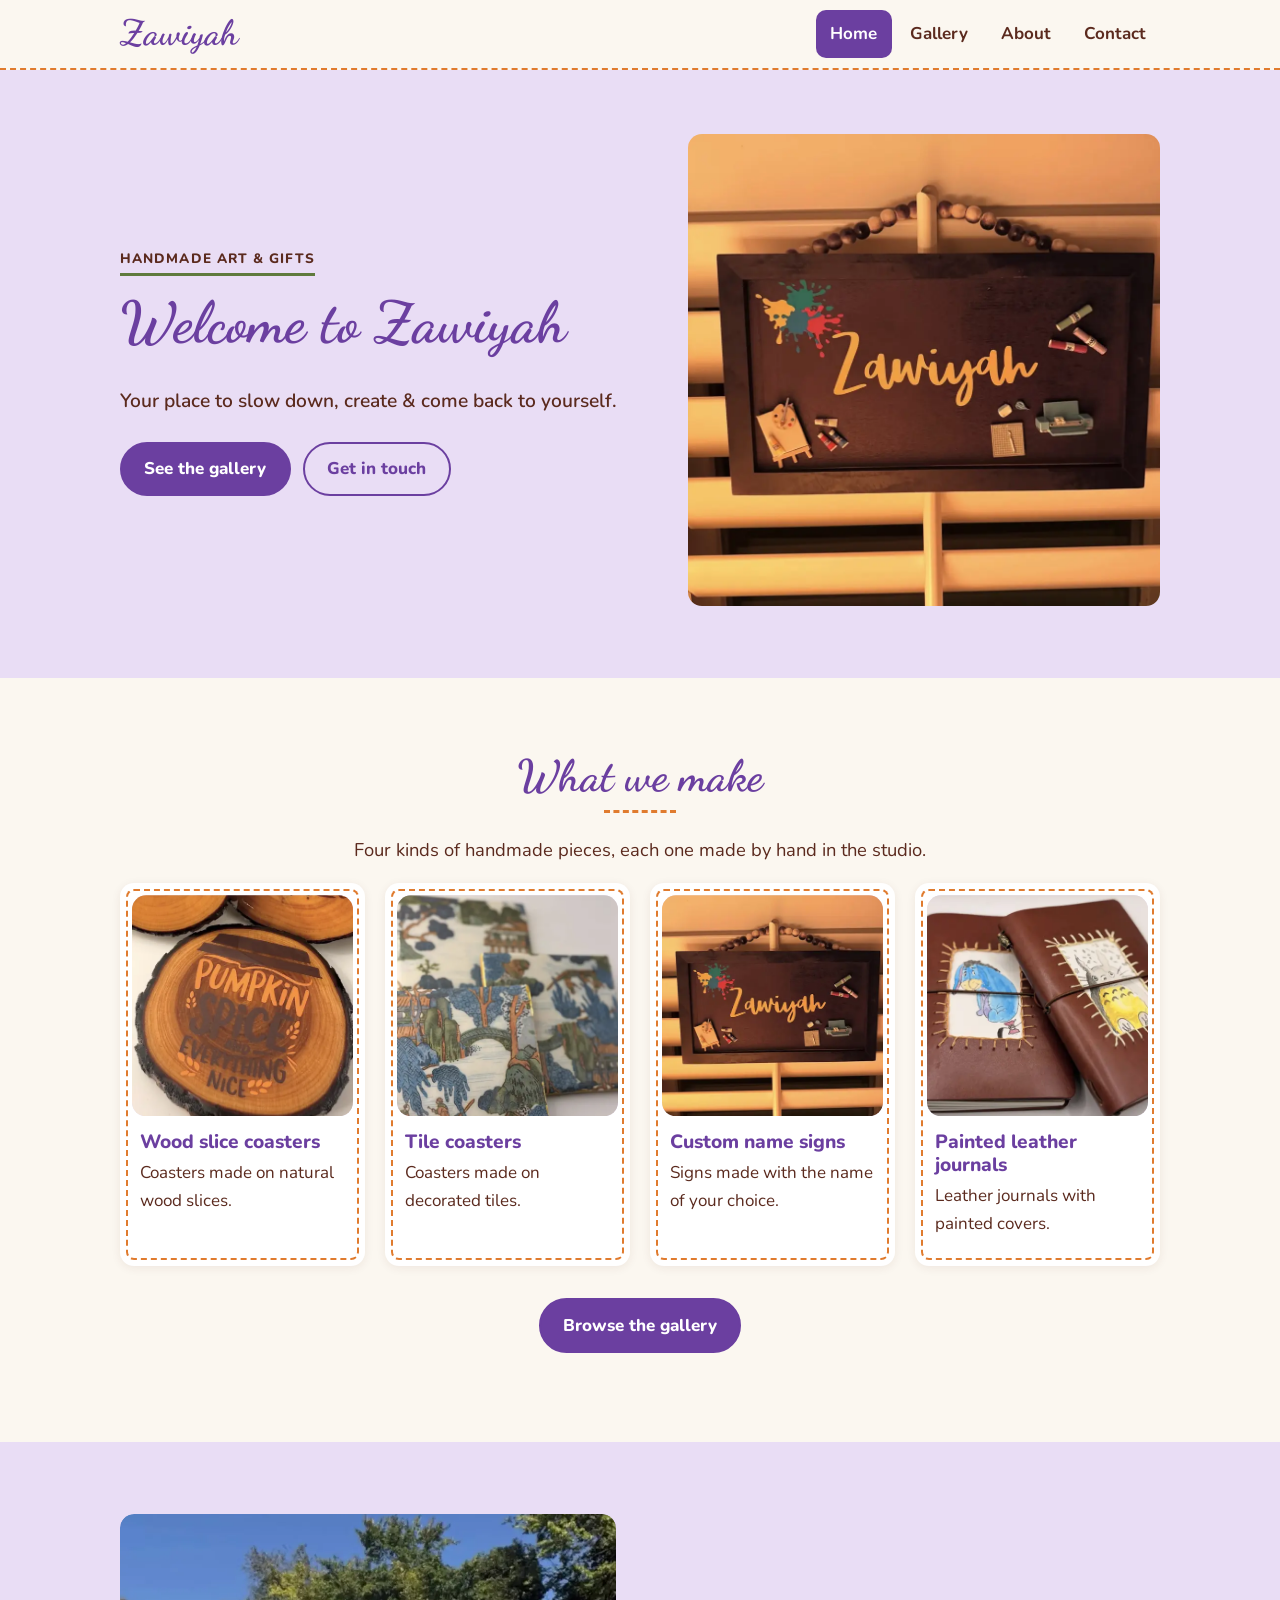
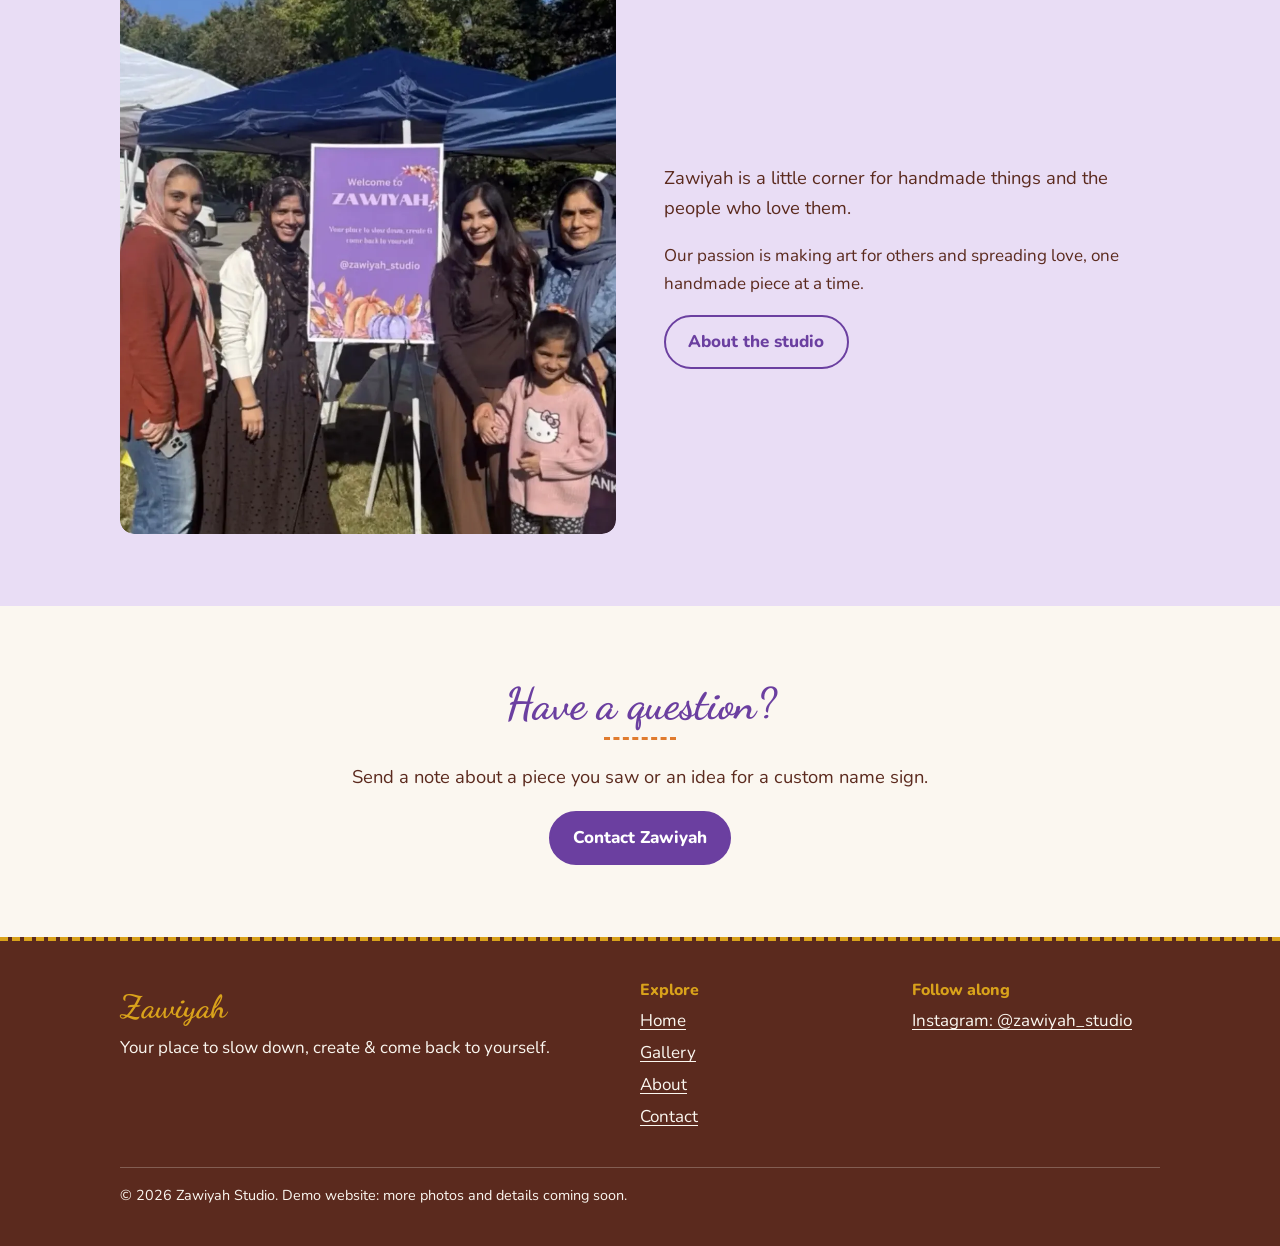
<file: index.html>
<!DOCTYPE html>
<html lang="en">
<head>
  <meta charset="utf-8">
  <meta name="viewport" content="width=device-width, initial-scale=1">
  <title>Zawiyah Studio | Handmade art and gifts</title>
  <meta name="description" content="Zawiyah is a handmade art and gifts studio. Your place to slow down, create &amp; come back to yourself.">
  <meta name="theme-color" content="#6B3FA0">
  <script>(function(d){d.classList.add("js");if("IntersectionObserver"in window&&!matchMedia("(prefers-reduced-motion: reduce)").matches){d.classList.add("motion");setTimeout(function(){if(!window.zwReveal)d.classList.remove("motion")},2500)}})(document.documentElement);</script>
  <link rel="preconnect" href="https://fonts.googleapis.com">
  <link rel="preconnect" href="https://fonts.gstatic.com" crossorigin>
  <link rel="stylesheet" href="https://fonts.googleapis.com/css2?family=Dancing+Script:wght@700&family=Nunito:wght@400;600;700;800&display=swap">
  <link rel="stylesheet" href="css/styles.css">
  <script src="js/main.js" defer></script>
</head>
<body>
  <a class="skip-link" href="#main">Skip to main content</a>

  <!-- ===== Shared header (keep identical on every page; only aria-current changes) ===== -->
  <header class="site-header">
    <div class="container header-inner">
      <a class="logo" href="index.html">Zawiyah<span class="visually-hidden"> Studio, home</span></a>
      <button class="nav-toggle" type="button" aria-expanded="false" aria-controls="site-nav">
        <span class="nav-toggle-icon" aria-hidden="true"></span>
        Menu
      </button>
      <nav class="site-nav" id="site-nav" aria-label="Main">
        <ul>
          <li><a href="index.html" aria-current="page">Home</a></li>
          <li><a href="gallery.html">Gallery</a></li>
          <li><a href="about.html">About</a></li>
          <li><a href="contact.html">Contact</a></li>
        </ul>
      </nav>
    </div>
  </header>

  <main id="main">
    <!-- Hero -->
    <section class="hero" aria-labelledby="hero-title">
      <div class="container hero-grid">
        <div>
          <p class="eyebrow">Handmade art &amp; gifts</p>
          <h1 id="hero-title">Welcome to Zawiyah</h1>
          <p class="tagline">Your place to slow down, create &amp; come back to yourself.</p>
          <div class="btn-row">
            <a class="btn btn--primary" href="gallery.html">See the gallery</a>
            <a class="btn btn--ghost" href="contact.html">Get in touch</a>
          </div>
        </div>
        <div class="photo-frame photo-frame--square"><img class="photo" src="images/name-sign-960.webp" srcset="images/name-sign-480.webp 480w, images/name-sign-960.webp 960w" sizes="(min-width: 56em) 45vw, 100vw" width="960" height="1281" alt="Dark wooden sign reading Zawiyah in yellow script, with paint splashes, a tiny easel, paint tubes, markers and a mini cutting machine, hung from a strand of wooden beads" fetchpriority="high" decoding="async"></div>
      </div>
    </section>

    <!-- What we make -->
    <section class="section" aria-labelledby="make-title">
      <div class="container">
        <h2 data-reveal id="make-title" class="center">What we make</h2>
        <p data-reveal class="lead center">Four kinds of handmade pieces, each one made by hand in the studio.</p>
        <ul class="card-grid card-grid--4">
          <li data-reveal class="card">
            <div data-reveal="zoom" class="photo-frame photo-frame--square"><img class="photo" src="images/wood-coaster-pumpkin-spice-960.webp" srcset="images/wood-coaster-pumpkin-spice-480.webp 480w, images/wood-coaster-pumpkin-spice-960.webp 875w" sizes="(min-width: 64em) 25vw, (min-width: 40em) 50vw, 100vw" width="875" height="885" alt="Round wood slice coaster with a glossy finish, reading Pumpkin Spice and Everything Nice in orange and brown lettering" loading="lazy" decoding="async"></div>
            <div class="card-body">
              <h3>Wood slice coasters</h3>
              <p>Coasters made on natural wood slices.</p>
            </div>
          </li>
          <li data-reveal class="card">
            <div data-reveal="zoom" class="photo-frame photo-frame--square"><img class="photo" src="images/tile-coasters-960.webp" srcset="images/tile-coasters-480.webp 480w, images/tile-coasters-960.webp 960w" sizes="(min-width: 64em) 25vw, (min-width: 40em) 50vw, 100vw" width="960" height="1428" alt="Square tile coasters printed with blue, green and orange landscape scenes of trees, bridges and boats, with gold edges" loading="lazy" decoding="async"></div>
            <div class="card-body">
              <h3>Tile coasters</h3>
              <p>Coasters made on decorated tiles.</p>
            </div>
          </li>
          <li data-reveal class="card">
            <div data-reveal="zoom" class="photo-frame photo-frame--square"><img class="photo" src="images/name-sign-960.webp" srcset="images/name-sign-480.webp 480w, images/name-sign-960.webp 960w" sizes="(min-width: 64em) 25vw, (min-width: 40em) 50vw, 100vw" width="960" height="1281" alt="Dark wooden sign reading Zawiyah in yellow script, with paint splashes, a tiny easel, paint tubes, markers and a mini cutting machine, hung from a strand of wooden beads" loading="lazy" decoding="async"></div>
            <div class="card-body">
              <h3>Custom name signs</h3>
              <p>Signs made with the name of your choice.</p>
            </div>
          </li>
          <li data-reveal class="card">
            <div data-reveal="zoom" class="photo-frame photo-frame--square"><img class="photo" src="images/journals-960.webp" srcset="images/journals-480.webp 480w, images/journals-960.webp 960w" sizes="(min-width: 64em) 25vw, (min-width: 40em) 50vw, 100vw" width="960" height="1305" alt="Two brown leather journals with stitched frames around watercolor paintings of Eeyore and Totoro" loading="lazy" decoding="async"></div>
            <div class="card-body">
              <h3>Painted leather journals</h3>
              <p>Leather journals with painted covers.</p>
            </div>
          </li>
        </ul>
        <p data-reveal class="center more-link"><a class="btn btn--primary" href="gallery.html">Browse the gallery</a></p>
      </div>
    </section>

    <!-- Slow down strip -->
    <section class="section section--lavender" aria-labelledby="slow-title">
      <div class="container split">
        <div data-reveal="zoom" class="photo-frame photo-frame--portrait"><img class="photo photo--booth" src="images/market-booth-960.webp" srcset="images/market-booth-480.webp 480w, images/market-booth-960.webp 960w" sizes="(min-width: 56em) 45vw, 100vw" width="960" height="1780" alt="Five people, including a child, smiling beside a purple Welcome to Zawiyah sign under blue market tents on a sunny day" loading="lazy" decoding="async"></div>
        <div data-reveal="right">
          <h2 data-reveal id="slow-title">Slow down. Create.</h2>
          <p data-reveal class="lead">Zawiyah is a little corner for handmade things and the people who love them.</p>
          <p>Our passion is making art for others and spreading love, one handmade piece at a time.</p>
          <a class="btn btn--ghost" href="about.html">About the studio</a>
        </div>
      </div>
    </section>

    <!-- Call to action -->
    <section class="section" aria-labelledby="cta-title">
      <div class="container center">
        <h2 data-reveal id="cta-title">Have a question?</h2>
        <p data-reveal class="lead">Send a note about a piece you saw or an idea for a custom name sign.</p>
        <a data-reveal class="btn btn--primary" href="contact.html">Contact Zawiyah</a>
      </div>
    </section>
  </main>

  <!-- ===== Shared footer (keep identical on every page) ===== -->
  <footer class="site-footer">
    <div class="container">
      <div class="footer-grid">
        <div>
          <p class="footer-logo">Zawiyah</p>
          <p>Your place to slow down, create &amp; come back to yourself.</p>
        </div>
        <nav aria-label="Footer">
          <h2 class="footer-heading">Explore</h2>
          <ul class="footer-links">
            <li><a href="index.html">Home</a></li>
            <li><a href="gallery.html">Gallery</a></li>
            <li><a href="about.html">About</a></li>
            <li><a href="contact.html">Contact</a></li>
          </ul>
        </nav>
        <div>
          <h2 class="footer-heading">Follow along</h2>
          <ul class="footer-links">
            <li><a href="https://www.instagram.com/zawiyah_studio/" rel="noopener">Instagram: @zawiyah_studio</a></li>
          </ul>
        </div>
      </div>
      <p class="footer-small">&copy; <span id="year">2026</span> Zawiyah Studio. Demo website: more photos and details coming soon.</p>
    </div>
  </footer>
</body>
</html>
</file>
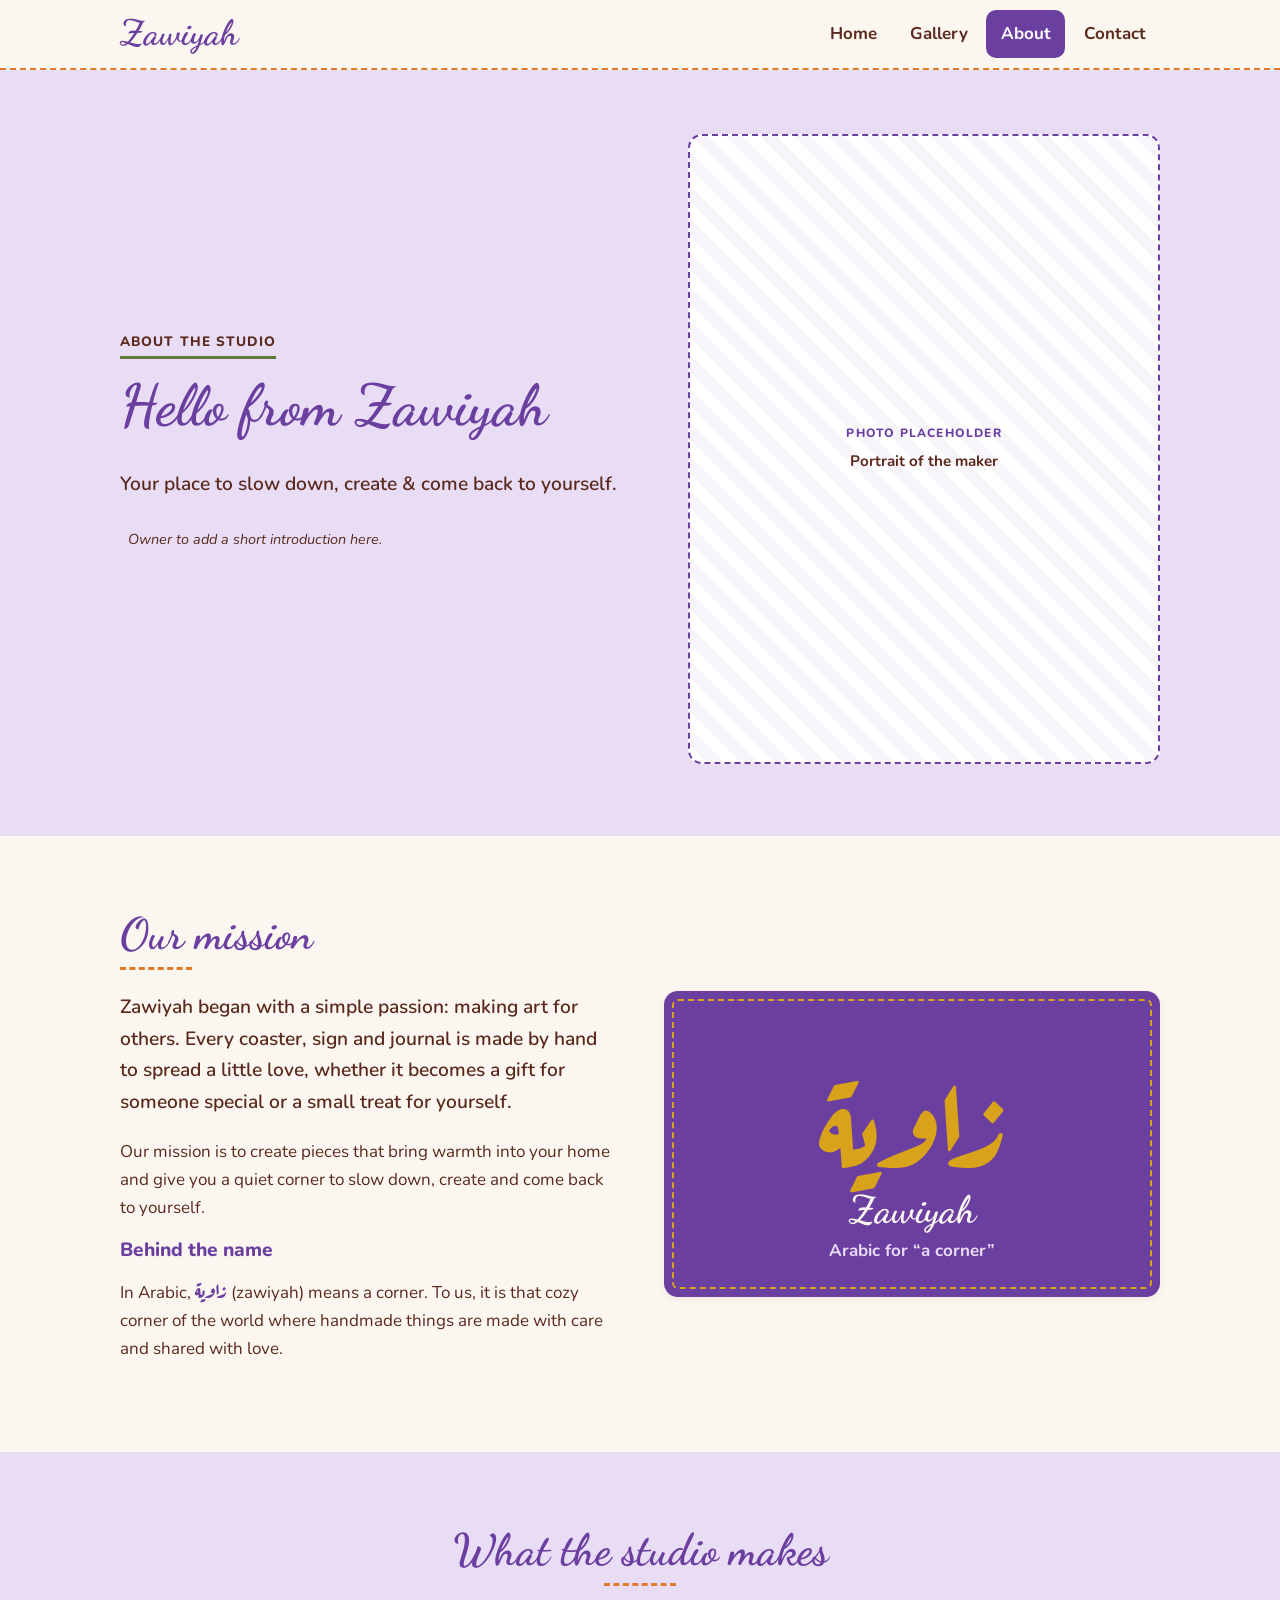
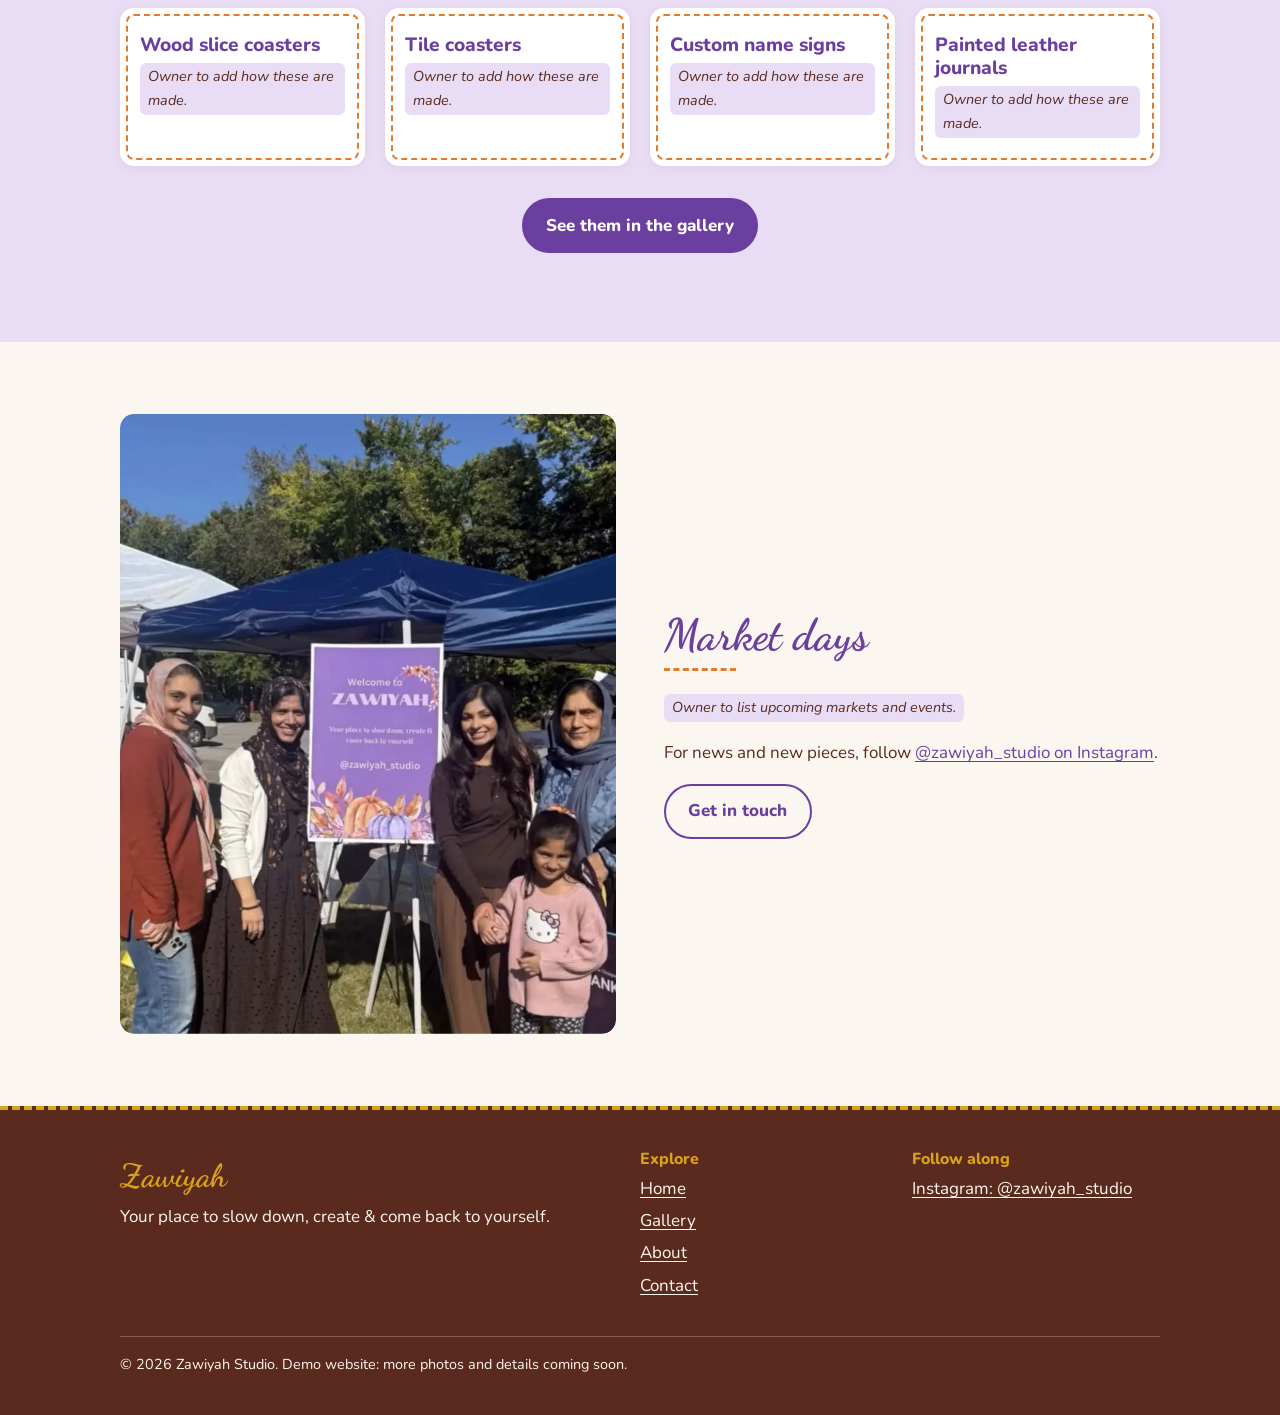
<file: about.html>
<!DOCTYPE html>
<html lang="en">
<head>
  <meta charset="utf-8">
  <meta name="viewport" content="width=device-width, initial-scale=1">
  <title>About | Zawiyah Studio</title>
  <meta name="description" content="About Zawiyah Studio, a handmade art and gifts studio.">
  <meta name="theme-color" content="#6B3FA0">
  <script>(function(d){d.classList.add("js");if("IntersectionObserver"in window&&!matchMedia("(prefers-reduced-motion: reduce)").matches){d.classList.add("motion");setTimeout(function(){if(!window.zwReveal)d.classList.remove("motion")},2500)}})(document.documentElement);</script>
  <link rel="preconnect" href="https://fonts.googleapis.com">
  <link rel="preconnect" href="https://fonts.gstatic.com" crossorigin>
  <link rel="stylesheet" href="https://fonts.googleapis.com/css2?family=Dancing+Script:wght@700&family=Nunito:wght@400;600;700;800&display=swap">
  <link rel="stylesheet" href="https://fonts.googleapis.com/css2?family=Aref+Ruqaa:wght@700&amp;text=%D8%B2%D8%A7%D9%88%D9%8A%D8%A9&amp;display=swap">
  <link rel="stylesheet" href="css/styles.css">
  <script src="js/main.js" defer></script>
</head>
<body>
  <a class="skip-link" href="#main">Skip to main content</a>

  <!-- ===== Shared header (keep identical on every page; only aria-current changes) ===== -->
  <header class="site-header">
    <div class="container header-inner">
      <a class="logo" href="index.html">Zawiyah<span class="visually-hidden"> Studio, home</span></a>
      <button class="nav-toggle" type="button" aria-expanded="false" aria-controls="site-nav">
        <span class="nav-toggle-icon" aria-hidden="true"></span>
        Menu
      </button>
      <nav class="site-nav" id="site-nav" aria-label="Main">
        <ul>
          <li><a href="index.html">Home</a></li>
          <li><a href="gallery.html">Gallery</a></li>
          <li><a href="about.html" aria-current="page">About</a></li>
          <li><a href="contact.html">Contact</a></li>
        </ul>
      </nav>
    </div>
  </header>

  <main id="main">
    <section class="hero" aria-labelledby="page-title">
      <div class="container hero-grid">
        <div>
          <p class="eyebrow">About the studio</p>
          <h1 id="page-title">Hello from Zawiyah</h1>
          <p class="tagline">Your place to slow down, create &amp; come back to yourself.</p>
          <p><span class="todo">Owner to add a short introduction here.</span></p>
        </div>
        <div class="ph ph--tall" role="img" aria-label="Photo placeholder: portrait of the maker in the studio">
          <span class="ph-tag" aria-hidden="true">Photo placeholder</span>
          <span class="ph-label" aria-hidden="true">Portrait of the maker</span>
        </div>
      </div>
    </section>

    <section class="section" aria-labelledby="story-title">
      <div class="container split">
        <div data-reveal="left">
          <h2 data-reveal id="story-title">Our mission</h2>
          <p class="mission">Zawiyah began with a simple passion: making art for others. Every coaster, sign and journal is made by hand to spread a little love, whether it becomes a gift for someone special or a small treat for yourself.</p>
          <p>Our mission is to create pieces that bring warmth into your home and give you a quiet corner to slow down, create and come back to yourself.</p>
          <h3>Behind the name</h3>
          <p>In Arabic, <span class="ar" lang="ar" dir="rtl">زاوية</span> (zawiyah) means a corner. To us, it is that cozy corner of the world where handmade things are made with care and shared with love.</p>
        </div>
        <figure data-reveal="right" class="name-panel">
          <p class="name-panel-ar" lang="ar" dir="rtl">زاوية</p>
          <p class="name-panel-en">Zawiyah</p>
          <figcaption>Arabic for &ldquo;a corner&rdquo;</figcaption>
        </figure>
      </div>
    </section>

    <section class="section section--lavender" aria-labelledby="craft-title">
      <div class="container">
        <h2 data-reveal id="craft-title" class="center">What the studio makes</h2>
        <ul class="card-grid card-grid--4">
          <li data-reveal class="card"><div class="card-body"><h3>Wood slice coasters</h3><p><span class="todo">Owner to add how these are made.</span></p></div></li>
          <li data-reveal class="card"><div class="card-body"><h3>Tile coasters</h3><p><span class="todo">Owner to add how these are made.</span></p></div></li>
          <li data-reveal class="card"><div class="card-body"><h3>Custom name signs</h3><p><span class="todo">Owner to add how these are made.</span></p></div></li>
          <li data-reveal class="card"><div class="card-body"><h3>Painted leather journals</h3><p><span class="todo">Owner to add how these are made.</span></p></div></li>
        </ul>
        <p data-reveal class="center more-link"><a class="btn btn--primary" href="gallery.html">See them in the gallery</a></p>
      </div>
    </section>

    <section class="section" aria-labelledby="market-title">
      <div class="container split">
        <div data-reveal="zoom" class="photo-frame photo-frame--portrait"><img class="photo photo--booth" src="images/market-booth-960.webp" srcset="images/market-booth-480.webp 480w, images/market-booth-960.webp 960w" sizes="(min-width: 56em) 45vw, 100vw" width="960" height="1780" alt="Five people, including a child, smiling beside a purple Welcome to Zawiyah sign under blue market tents on a sunny day" loading="lazy" decoding="async"></div>
        <div data-reveal="right">
          <h2 data-reveal id="market-title">Market days</h2>
          <p><span class="todo">Owner to list upcoming markets and events.</span></p>
          <p>For news and new pieces, follow <a href="https://www.instagram.com/zawiyah_studio/" rel="noopener">@zawiyah_studio on Instagram</a>.</p>
          <a class="btn btn--ghost" href="contact.html">Get in touch</a>
        </div>
      </div>
    </section>
  </main>

  <!-- ===== Shared footer (keep identical on every page) ===== -->
  <footer class="site-footer">
    <div class="container">
      <div class="footer-grid">
        <div>
          <p class="footer-logo">Zawiyah</p>
          <p>Your place to slow down, create &amp; come back to yourself.</p>
        </div>
        <nav aria-label="Footer">
          <h2 class="footer-heading">Explore</h2>
          <ul class="footer-links">
            <li><a href="index.html">Home</a></li>
            <li><a href="gallery.html">Gallery</a></li>
            <li><a href="about.html">About</a></li>
            <li><a href="contact.html">Contact</a></li>
          </ul>
        </nav>
        <div>
          <h2 class="footer-heading">Follow along</h2>
          <ul class="footer-links">
            <li><a href="https://www.instagram.com/zawiyah_studio/" rel="noopener">Instagram: @zawiyah_studio</a></li>
          </ul>
        </div>
      </div>
      <p class="footer-small">&copy; <span id="year">2026</span> Zawiyah Studio. Demo website: more photos and details coming soon.</p>
    </div>
  </footer>
</body>
</html>
</file>
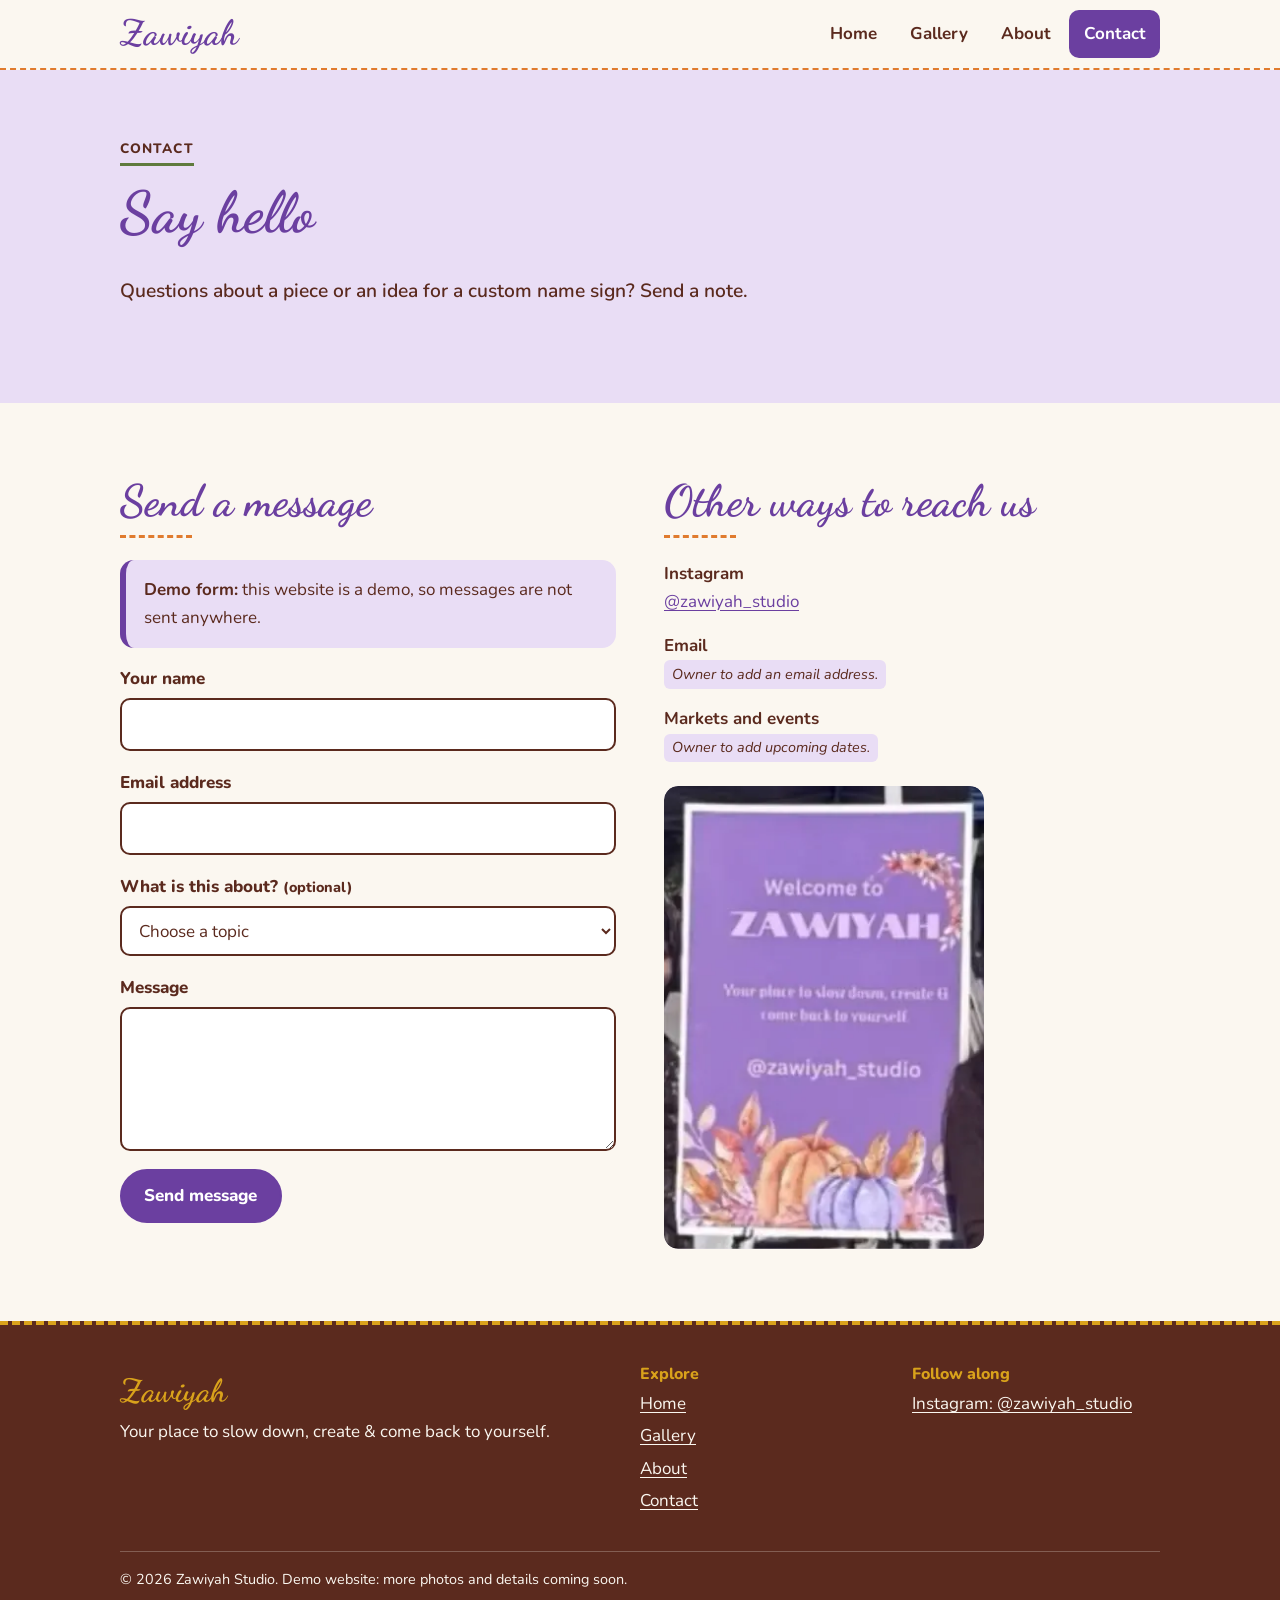
<file: contact.html>
<!DOCTYPE html>
<html lang="en">
<head>
  <meta charset="utf-8">
  <meta name="viewport" content="width=device-width, initial-scale=1">
  <title>Contact | Zawiyah Studio</title>
  <meta name="description" content="Get in touch with Zawiyah Studio about handmade coasters, name signs and painted leather journals.">
  <meta name="theme-color" content="#6B3FA0">
  <script>(function(d){d.classList.add("js");if("IntersectionObserver"in window&&!matchMedia("(prefers-reduced-motion: reduce)").matches){d.classList.add("motion");setTimeout(function(){if(!window.zwReveal)d.classList.remove("motion")},2500)}})(document.documentElement);</script>
  <link rel="preconnect" href="https://fonts.googleapis.com">
  <link rel="preconnect" href="https://fonts.gstatic.com" crossorigin>
  <link rel="stylesheet" href="https://fonts.googleapis.com/css2?family=Dancing+Script:wght@700&family=Nunito:wght@400;600;700;800&display=swap">
  <link rel="stylesheet" href="css/styles.css">
  <script src="js/main.js" defer></script>
</head>
<body>
  <a class="skip-link" href="#main">Skip to main content</a>

  <!-- ===== Shared header (keep identical on every page; only aria-current changes) ===== -->
  <header class="site-header">
    <div class="container header-inner">
      <a class="logo" href="index.html">Zawiyah<span class="visually-hidden"> Studio, home</span></a>
      <button class="nav-toggle" type="button" aria-expanded="false" aria-controls="site-nav">
        <span class="nav-toggle-icon" aria-hidden="true"></span>
        Menu
      </button>
      <nav class="site-nav" id="site-nav" aria-label="Main">
        <ul>
          <li><a href="index.html">Home</a></li>
          <li><a href="gallery.html">Gallery</a></li>
          <li><a href="about.html">About</a></li>
          <li><a href="contact.html" aria-current="page">Contact</a></li>
        </ul>
      </nav>
    </div>
  </header>

  <main id="main">
    <section class="hero" aria-labelledby="page-title">
      <div class="container">
        <p class="eyebrow">Contact</p>
        <h1 id="page-title">Say hello</h1>
        <p class="tagline">Questions about a piece or an idea for a custom name sign? Send a note.</p>
      </div>
    </section>

    <section class="section" aria-labelledby="form-title">
      <div class="container split split--top">
        <div data-reveal="left">
          <h2 data-reveal id="form-title">Send a message</h2>
          <p class="notice"><strong>Demo form:</strong> this website is a demo, so messages are not sent anywhere.</p>

          <form class="form" id="contact-form" action="#">
            <div class="field">
              <label for="name">Your name</label>
              <input id="name" name="name" type="text" autocomplete="name" required aria-describedby="name-error">
              <p class="error" id="name-error"></p>
            </div>

            <div class="field">
              <label for="email">Email address</label>
              <input id="email" name="email" type="email" autocomplete="email" required aria-describedby="email-error">
              <p class="error" id="email-error"></p>
            </div>

            <div class="field">
              <label for="topic">What is this about? <span class="hint">(optional)</span></label>
              <select id="topic" name="topic">
                <option value="">Choose a topic</option>
                <option>Wood slice coasters</option>
                <option>Tile coasters</option>
                <option>Custom name signs</option>
                <option>Painted leather journals</option>
                <option>Something else</option>
              </select>
            </div>

            <div class="field">
              <label for="message">Message</label>
              <textarea id="message" name="message" required aria-describedby="message-error"></textarea>
              <p class="error" id="message-error"></p>
            </div>

            <div>
              <button class="btn btn--primary" type="submit">Send message</button>
            </div>

            <div class="form-result" id="form-result" role="status" tabindex="-1"></div>
          </form>
        </div>

        <div data-reveal="right">
          <h2 data-reveal>Other ways to reach us</h2>
          <ul class="contact-list">
            <li>
              <strong>Instagram</strong><br>
              <a href="https://www.instagram.com/zawiyah_studio/" rel="noopener">@zawiyah_studio</a>
            </li>
            <li>
              <strong>Email</strong><br>
              <span class="todo">Owner to add an email address.</span>
            </li>
            <li>
              <strong>Markets and events</strong><br>
              <span class="todo">Owner to add upcoming dates.</span>
            </li>
          </ul>
          <div data-reveal="zoom" class="photo-frame photo-frame--natural photo-frame--small"><img class="photo" src="images/welcome-sign.webp" width="325" height="470" alt="Purple sign reading Welcome to Zawiyah, your place to slow down, create and come back to yourself, @zawiyah_studio, decorated with autumn leaves and pumpkins" loading="lazy" decoding="async"></div>
        </div>
      </div>
    </section>
  </main>

  <!-- ===== Shared footer (keep identical on every page) ===== -->
  <footer class="site-footer">
    <div class="container">
      <div class="footer-grid">
        <div>
          <p class="footer-logo">Zawiyah</p>
          <p>Your place to slow down, create &amp; come back to yourself.</p>
        </div>
        <nav aria-label="Footer">
          <h2 class="footer-heading">Explore</h2>
          <ul class="footer-links">
            <li><a href="index.html">Home</a></li>
            <li><a href="gallery.html">Gallery</a></li>
            <li><a href="about.html">About</a></li>
            <li><a href="contact.html">Contact</a></li>
          </ul>
        </nav>
        <div>
          <h2 class="footer-heading">Follow along</h2>
          <ul class="footer-links">
            <li><a href="https://www.instagram.com/zawiyah_studio/" rel="noopener">Instagram: @zawiyah_studio</a></li>
          </ul>
        </div>
      </div>
      <p class="footer-small">&copy; <span id="year">2026</span> Zawiyah Studio. Demo website: more photos and details coming soon.</p>
    </div>
  </footer>
</body>
</html>
</file>
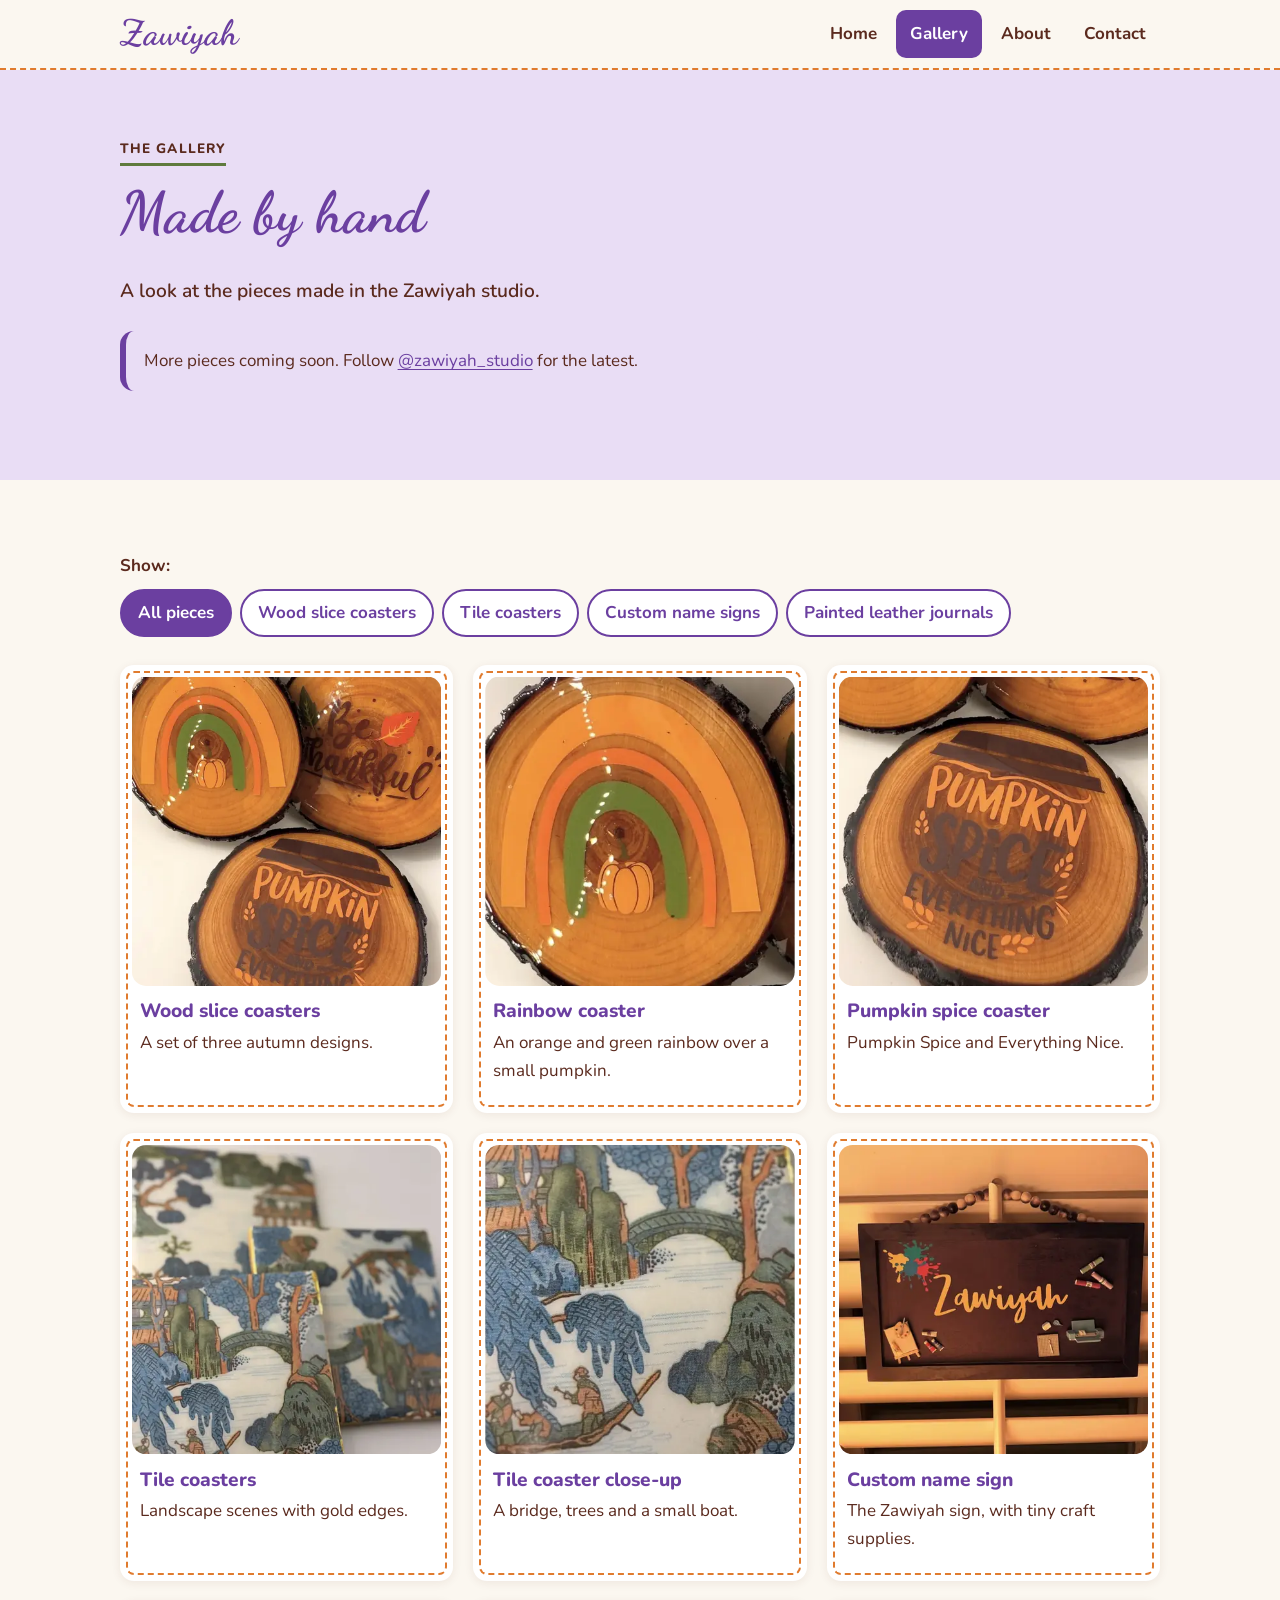
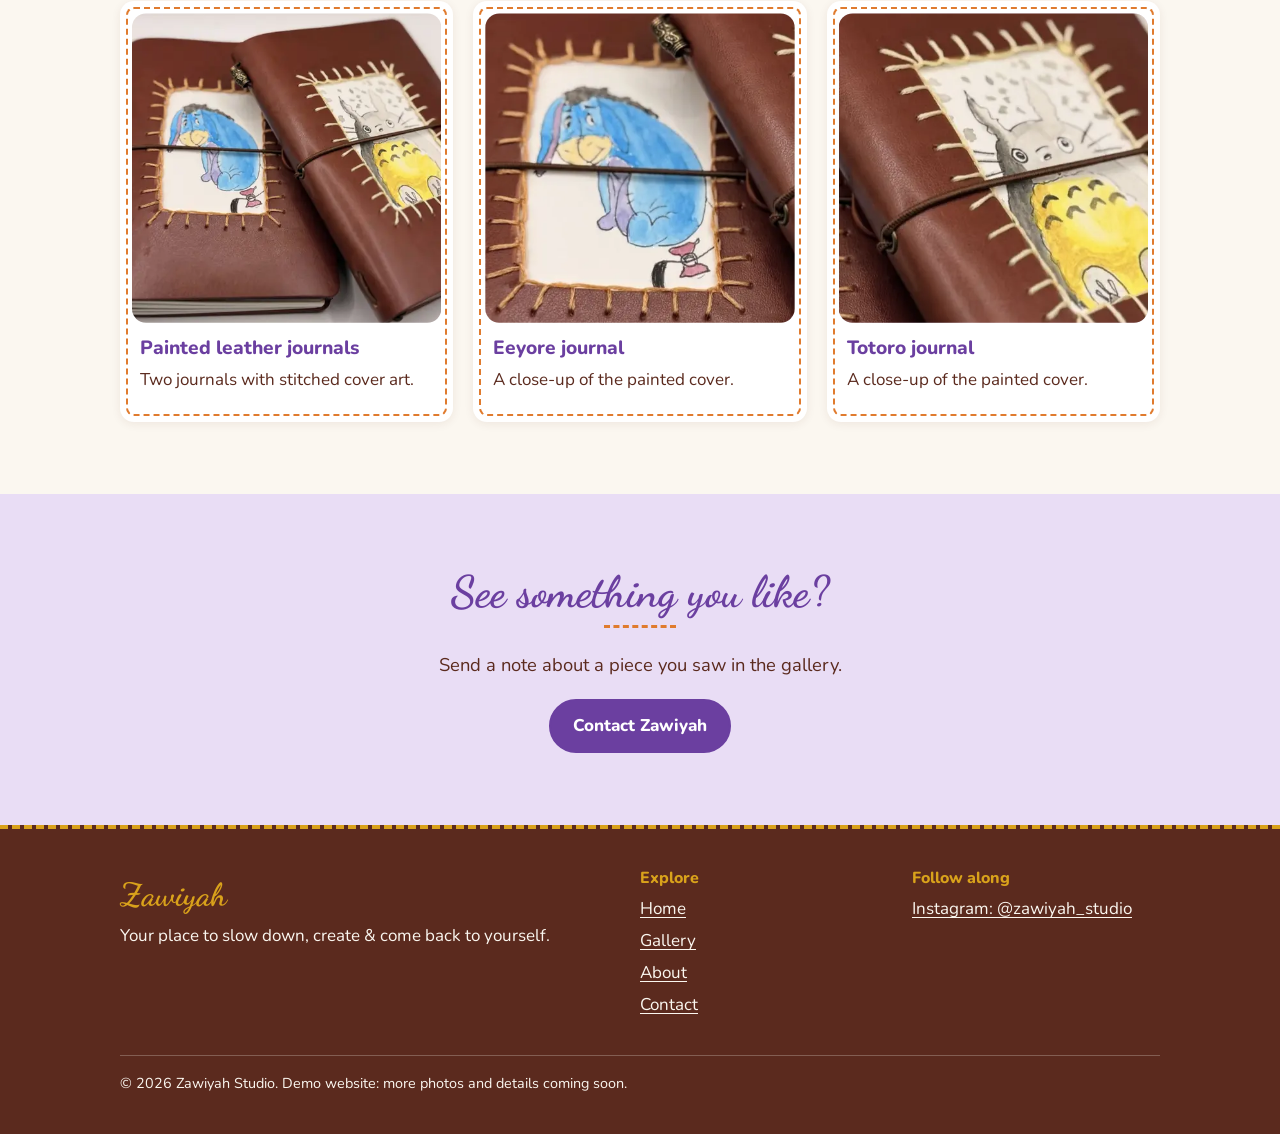
<file: gallery.html>
<!DOCTYPE html>
<html lang="en">
<head>
  <meta charset="utf-8">
  <meta name="viewport" content="width=device-width, initial-scale=1">
  <title>Gallery | Zawiyah Studio</title>
  <meta name="description" content="Browse handmade wood slice coasters, tile coasters, custom name signs and painted leather journals from Zawiyah Studio.">
  <meta name="theme-color" content="#6B3FA0">
  <script>(function(d){d.classList.add("js");if("IntersectionObserver"in window&&!matchMedia("(prefers-reduced-motion: reduce)").matches){d.classList.add("motion");setTimeout(function(){if(!window.zwReveal)d.classList.remove("motion")},2500)}})(document.documentElement);</script>
  <link rel="preconnect" href="https://fonts.googleapis.com">
  <link rel="preconnect" href="https://fonts.gstatic.com" crossorigin>
  <link rel="stylesheet" href="https://fonts.googleapis.com/css2?family=Dancing+Script:wght@700&family=Nunito:wght@400;600;700;800&display=swap">
  <link rel="stylesheet" href="css/styles.css">
  <script src="js/main.js" defer></script>
</head>
<body>
  <a class="skip-link" href="#main">Skip to main content</a>

  <!-- ===== Shared header (keep identical on every page; only aria-current changes) ===== -->
  <header class="site-header">
    <div class="container header-inner">
      <a class="logo" href="index.html">Zawiyah<span class="visually-hidden"> Studio, home</span></a>
      <button class="nav-toggle" type="button" aria-expanded="false" aria-controls="site-nav">
        <span class="nav-toggle-icon" aria-hidden="true"></span>
        Menu
      </button>
      <nav class="site-nav" id="site-nav" aria-label="Main">
        <ul>
          <li><a href="index.html">Home</a></li>
          <li><a href="gallery.html" aria-current="page">Gallery</a></li>
          <li><a href="about.html">About</a></li>
          <li><a href="contact.html">Contact</a></li>
        </ul>
      </nav>
    </div>
  </header>

  <main id="main">
    <section class="hero" aria-labelledby="page-title">
      <div class="container">
        <p class="eyebrow">The gallery</p>
        <h1 id="page-title">Made by hand</h1>
        <p class="tagline">A look at the pieces made in the Zawiyah studio.</p>
        <p class="notice">More pieces coming soon. Follow <a href="https://www.instagram.com/zawiyah_studio/" rel="noopener">@zawiyah_studio</a> for the latest.</p>
      </div>
    </section>

    <section class="section" aria-labelledby="gallery-title">
      <div class="container">
        <h2 id="gallery-title" class="visually-hidden">All pieces</h2>

        <!-- Filters are revealed by JavaScript. Without it, every piece simply shows. -->
        <div data-reveal class="filter-bar" hidden>
          <p id="filter-label"><strong>Show:</strong></p>
          <ul class="filters" aria-labelledby="filter-label">
          <li><button class="filter-btn" type="button" data-filter="all" aria-pressed="true">All pieces</button></li>
          <li><button class="filter-btn" type="button" data-filter="wood" aria-pressed="false">Wood slice coasters</button></li>
          <li><button class="filter-btn" type="button" data-filter="tile" aria-pressed="false">Tile coasters</button></li>
          <li><button class="filter-btn" type="button" data-filter="signs" aria-pressed="false">Custom name signs</button></li>
          <li><button class="filter-btn" type="button" data-filter="journals" aria-pressed="false">Painted leather journals</button></li>
          </ul>
          <p class="gallery-status visually-hidden" role="status" aria-live="polite"></p>
        </div>

        <ul class="card-grid card-grid--3 gallery-grid">
          <li data-reveal class="card gallery-item" data-category="wood">
            <figure>
              <div data-reveal="zoom" class="photo-frame photo-frame--square"><img class="photo" src="images/wood-coasters-960.webp" srcset="images/wood-coasters-480.webp 480w, images/wood-coasters-960.webp 960w" sizes="(min-width: 64em) 33vw, (min-width: 40em) 50vw, 100vw" width="960" height="1326" alt="Three round wood slice coasters with glossy autumn designs: a rainbow with a pumpkin, Be Thankful with leaves, and Pumpkin Spice and Everything Nice" loading="lazy" decoding="async"></div>
              <figcaption class="card-body">
                <h3>Wood slice coasters</h3>
                <p>A set of three autumn designs.</p>
              </figcaption>
            </figure>
          </li>
          <li data-reveal class="card gallery-item" data-category="wood">
            <figure>
              <div data-reveal="zoom" class="photo-frame photo-frame--square"><img class="photo" src="images/wood-coaster-rainbow-960.webp" srcset="images/wood-coaster-rainbow-480.webp 480w, images/wood-coaster-rainbow-960.webp 625w" sizes="(min-width: 64em) 33vw, (min-width: 40em) 50vw, 100vw" width="625" height="735" alt="Wood slice coaster with an orange and green rainbow arching over a small pumpkin" loading="lazy" decoding="async"></div>
              <figcaption class="card-body">
                <h3>Rainbow coaster</h3>
                <p>An orange and green rainbow over a small pumpkin.</p>
              </figcaption>
            </figure>
          </li>
          <li data-reveal class="card gallery-item" data-category="wood">
            <figure>
              <div data-reveal="zoom" class="photo-frame photo-frame--square"><img class="photo" src="images/wood-coaster-pumpkin-spice-960.webp" srcset="images/wood-coaster-pumpkin-spice-480.webp 480w, images/wood-coaster-pumpkin-spice-960.webp 875w" sizes="(min-width: 64em) 33vw, (min-width: 40em) 50vw, 100vw" width="875" height="885" alt="Round wood slice coaster with a glossy finish, reading Pumpkin Spice and Everything Nice in orange and brown lettering" loading="lazy" decoding="async"></div>
              <figcaption class="card-body">
                <h3>Pumpkin spice coaster</h3>
                <p>Pumpkin Spice and Everything Nice.</p>
              </figcaption>
            </figure>
          </li>
          <li data-reveal class="card gallery-item" data-category="tile">
            <figure>
              <div data-reveal="zoom" class="photo-frame photo-frame--square"><img class="photo" src="images/tile-coasters-960.webp" srcset="images/tile-coasters-480.webp 480w, images/tile-coasters-960.webp 960w" sizes="(min-width: 64em) 33vw, (min-width: 40em) 50vw, 100vw" width="960" height="1428" alt="Square tile coasters printed with blue, green and orange landscape scenes of trees, bridges and boats, with gold edges" loading="lazy" decoding="async"></div>
              <figcaption class="card-body">
                <h3>Tile coasters</h3>
                <p>Landscape scenes with gold edges.</p>
              </figcaption>
            </figure>
          </li>
          <li data-reveal class="card gallery-item" data-category="tile">
            <figure>
              <div data-reveal="zoom" class="photo-frame photo-frame--square"><img class="photo" src="images/tile-coaster-bridge-960.webp" srcset="images/tile-coaster-bridge-480.webp 480w, images/tile-coaster-bridge-960.webp 640w" sizes="(min-width: 64em) 33vw, (min-width: 40em) 50vw, 100vw" width="640" height="955" alt="Close-up of a tile coaster showing an arched bridge, blue trees and people in a small boat" loading="lazy" decoding="async"></div>
              <figcaption class="card-body">
                <h3>Tile coaster close-up</h3>
                <p>A bridge, trees and a small boat.</p>
              </figcaption>
            </figure>
          </li>
          <li data-reveal class="card gallery-item" data-category="signs">
            <figure>
              <div data-reveal="zoom" class="photo-frame photo-frame--square"><img class="photo" src="images/name-sign-960.webp" srcset="images/name-sign-480.webp 480w, images/name-sign-960.webp 960w" sizes="(min-width: 64em) 33vw, (min-width: 40em) 50vw, 100vw" width="960" height="1281" alt="Dark wooden sign reading Zawiyah in yellow script, with paint splashes, a tiny easel, paint tubes, markers and a mini cutting machine, hung from a strand of wooden beads" loading="lazy" decoding="async"></div>
              <figcaption class="card-body">
                <h3>Custom name sign</h3>
                <p>The Zawiyah sign, with tiny craft supplies.</p>
              </figcaption>
            </figure>
          </li>
          <li data-reveal class="card gallery-item" data-category="journals">
            <figure>
              <div data-reveal="zoom" class="photo-frame photo-frame--square"><img class="photo" src="images/journals-960.webp" srcset="images/journals-480.webp 480w, images/journals-960.webp 960w" sizes="(min-width: 64em) 33vw, (min-width: 40em) 50vw, 100vw" width="960" height="1305" alt="Two brown leather journals with stitched frames around watercolor paintings of Eeyore and Totoro" loading="lazy" decoding="async"></div>
              <figcaption class="card-body">
                <h3>Painted leather journals</h3>
                <p>Two journals with stitched cover art.</p>
              </figcaption>
            </figure>
          </li>
          <li data-reveal class="card gallery-item" data-category="journals">
            <figure>
              <div data-reveal="zoom" class="photo-frame photo-frame--square"><img class="photo" src="images/journals-eeyore-960.webp" srcset="images/journals-eeyore-480.webp 480w, images/journals-eeyore-960.webp 610w" sizes="(min-width: 64em) 33vw, (min-width: 40em) 50vw, 100vw" width="610" height="620" alt="Leather journal cover with a watercolor painting of Eeyore inside an orange stitched frame" loading="lazy" decoding="async"></div>
              <figcaption class="card-body">
                <h3>Eeyore journal</h3>
                <p>A close-up of the painted cover.</p>
              </figcaption>
            </figure>
          </li>
          <li data-reveal class="card gallery-item" data-category="journals">
            <figure>
              <div data-reveal="zoom" class="photo-frame photo-frame--square"><img class="photo" src="images/journals-totoro-960.webp" srcset="images/journals-totoro-480.webp 480w, images/journals-totoro-960.webp 570w" sizes="(min-width: 64em) 33vw, (min-width: 40em) 50vw, 100vw" width="570" height="630" alt="Leather journal cover with a watercolor painting of Totoro inside a cream stitched frame" loading="lazy" decoding="async"></div>
              <figcaption class="card-body">
                <h3>Totoro journal</h3>
                <p>A close-up of the painted cover.</p>
              </figcaption>
            </figure>
          </li>
        </ul>
      </div>
    </section>

    <section class="section section--lavender" aria-labelledby="cta-title">
      <div class="container center">
        <h2 data-reveal id="cta-title">See something you like?</h2>
        <p data-reveal class="lead">Send a note about a piece you saw in the gallery.</p>
        <a data-reveal class="btn btn--primary" href="contact.html">Contact Zawiyah</a>
      </div>
    </section>
  </main>

  <!-- ===== Shared footer (keep identical on every page) ===== -->
  <footer class="site-footer">
    <div class="container">
      <div class="footer-grid">
        <div>
          <p class="footer-logo">Zawiyah</p>
          <p>Your place to slow down, create &amp; come back to yourself.</p>
        </div>
        <nav aria-label="Footer">
          <h2 class="footer-heading">Explore</h2>
          <ul class="footer-links">
            <li><a href="index.html">Home</a></li>
            <li><a href="gallery.html">Gallery</a></li>
            <li><a href="about.html">About</a></li>
            <li><a href="contact.html">Contact</a></li>
          </ul>
        </nav>
        <div>
          <h2 class="footer-heading">Follow along</h2>
          <ul class="footer-links">
            <li><a href="https://www.instagram.com/zawiyah_studio/" rel="noopener">Instagram: @zawiyah_studio</a></li>
          </ul>
        </div>
      </div>
      <p class="footer-small">&copy; <span id="year">2026</span> Zawiyah Studio. Demo website: more photos and details coming soon.</p>
    </div>
  </footer>
</body>
</html>
</file>
<file: css/styles.css>
/* ==========================================================
   Zawiyah Studio: shared styles for every page
   Mobile-first. Larger screens are layered on with min-width queries.
   ========================================================== */

/* ---------- Brand tokens ---------- */
:root {
  --purple: #6B3FA0;
  --lavender: #E9DDF5;
  --cream: #FBF7F0;
  --pumpkin: #E07B2E;   /* decorative only: fails contrast as text on cream */
  --brown: #5B2A1E;
  --olive: #5F7A3D;
  --gold: #D9A21B;      /* accents only: use on brown, never as text on cream */

  --font-script: "Dancing Script", "Brush Script MT", cursive;
  --font-body: "Nunito", system-ui, -apple-system, "Segoe UI", Roboto, sans-serif;

  --radius: 14px;
  --gutter: 1rem;
  --max: 68rem;
  --shadow: 0 2px 10px rgba(91, 42, 30, 0.08);
}

/* ---------- Base ---------- */
*,
*::before,
*::after { box-sizing: border-box; }

html { -webkit-text-size-adjust: 100%; }

body {
  margin: 0;
  font-family: var(--font-body);
  font-size: 1.0625rem;
  line-height: 1.65;
  color: var(--brown);
  background: var(--cream);
}

img { max-width: 100%; height: auto; display: block; }

h1, h2, h3 { line-height: 1.2; margin: 0 0 0.5em; color: var(--purple); }

h1, h2 {
  font-family: var(--font-script);
  font-weight: 700;
}
h1 { font-size: clamp(2.4rem, 8vw, 3.6rem); }
h2 { font-size: clamp(2rem, 6vw, 2.75rem); }
h3 { font-family: var(--font-body); font-size: 1.2rem; font-weight: 800; }

p { margin: 0 0 1em; }

a { color: var(--purple); text-underline-offset: 0.18em; }
a:hover { text-decoration-color: var(--pumpkin); }

/* Visible keyboard focus everywhere */
:focus-visible {
  outline: 3px solid var(--purple);
  outline-offset: 3px;
  border-radius: 4px;
}

.container {
  width: 100%;
  max-width: var(--max);
  margin-inline: auto;
  padding-inline: var(--gutter);
}

.section { padding-block: 3rem; }
.section--lavender { background: var(--lavender); }

.lead { font-size: 1.15rem; }
.center { text-align: center; }
.more-link { margin-top: 2rem; }
.split { display: grid; gap: 1.5rem; }

.visually-hidden {
  position: absolute !important;
  width: 1px; height: 1px;
  padding: 0; margin: -1px;
  overflow: hidden; clip: rect(0 0 0 0);
  white-space: nowrap; border: 0;
}

/* Skip link: hidden until focused */
.skip-link {
  position: absolute;
  left: var(--gutter);
  top: -100px;
  z-index: 100;
  padding: 0.6rem 1rem;
  background: var(--purple);
  color: #fff;
  font-weight: 700;
  border-radius: 0 0 8px 8px;
}
.skip-link:focus { top: 0; }

/* ---------- Header and navigation ---------- */
.site-header {
  background: var(--cream);
  border-bottom: 2px dashed var(--pumpkin); /* stitched edge, like the journals */
  position: sticky;
  top: 0;
  z-index: 50;
}

.header-inner {
  display: flex;
  align-items: center;
  justify-content: space-between;
  flex-wrap: wrap;
  gap: 0.5rem;
  padding-block: 0.6rem;
}

.logo {
  font-family: var(--font-script);
  font-size: 2.2rem;
  font-weight: 700;
  color: var(--purple);
  text-decoration: none;
  line-height: 1;
}

.nav-toggle {
  display: none; /* shown only when JS is running, see .js rule below */
  align-items: center;
  gap: 0.5rem;
  min-height: 44px;
  padding: 0.5rem 0.9rem;
  font: inherit;
  font-weight: 700;
  color: var(--purple);
  background: var(--lavender);
  border: 2px solid var(--purple);
  border-radius: 999px;
  cursor: pointer;
}
.nav-toggle-icon,
.nav-toggle-icon::before,
.nav-toggle-icon::after {
  display: block;
  width: 18px;
  height: 2px;
  background: currentColor;
  border-radius: 2px;
  position: relative;
}
.nav-toggle-icon::before,
.nav-toggle-icon::after { content: ""; position: absolute; left: 0; }
.nav-toggle-icon::before { top: -6px; }
.nav-toggle-icon::after { top: 6px; }

.site-nav { width: 100%; }
.site-nav ul {
  list-style: none;
  margin: 0;
  padding: 0.25rem 0 0.5rem;
  display: flex;
  flex-direction: column;
  gap: 0.25rem;
}
.site-nav a {
  display: block;
  padding: 0.65rem 0.9rem;
  min-height: 44px;
  font-weight: 700;
  text-decoration: none;
  color: var(--brown);
  border-radius: 10px;
}
.site-nav a:hover { background: var(--lavender); }
.site-nav a[aria-current="page"] {
  background: var(--purple);
  color: #fff;
}

/* With JS: collapse the menu on small screens behind the toggle.
   Without JS: the menu simply stays open, so nothing is ever unreachable. */
.js .nav-toggle { display: inline-flex; }
.js .site-nav[data-open="false"] { display: none; }

/* ---------- Buttons ---------- */
.btn {
  display: inline-block;
  min-height: 44px;
  padding: 0.7rem 1.4rem;
  font: inherit;
  font-weight: 800;
  text-decoration: none;
  text-align: center;
  border-radius: 999px;
  border: 2px solid var(--purple);
  cursor: pointer;
  transition: transform 0.15s ease;
}
.btn:hover { transform: translateY(-1px); }
.btn--primary { background: var(--purple); color: #fff; }
.btn--ghost { background: transparent; color: var(--purple); }
.btn--ghost:hover { background: var(--lavender); }

.btn-row { display: flex; flex-wrap: wrap; gap: 0.75rem; }

/* ---------- Hero ---------- */
.hero {
  background: var(--lavender);
  padding-block: 2.5rem 3rem;
}
.hero-grid { display: grid; gap: 1.75rem; align-items: center; }
.hero .tagline {
  font-size: 1.2rem;
  font-weight: 600;
  margin-bottom: 1.5rem;
}
.eyebrow {
  display: inline-block;
  font-size: 0.85rem;
  font-weight: 800;
  letter-spacing: 0.08em;
  text-transform: uppercase;
  color: var(--brown);               /* olive fails contrast on lavender, so it is the underline instead */
  border-bottom: 3px solid var(--olive);
  padding-bottom: 0.15rem;
  margin-bottom: 0.75rem;
}

/* ---------- Photo placeholders ----------
   Each one is a labeled box with role="img" + aria-label.
   Swap for: <img src="..." alt="..." width="..." height="..." loading="lazy">  */
.ph {
  display: flex;
  flex-direction: column;
  align-items: center;
  justify-content: center;
  gap: 0.35rem;
  aspect-ratio: 4 / 3;
  width: 100%;
  padding: 1rem;
  text-align: center;
  background:
    repeating-linear-gradient(45deg, transparent 0 12px, rgba(107, 63, 160, 0.05) 12px 24px),
    #fff;
  border: 2px dashed var(--purple);
  border-radius: var(--radius);
  color: var(--brown);
}
.ph--tall { aspect-ratio: 3 / 4; }
.ph--wide { aspect-ratio: 16 / 9; }
.ph--square { aspect-ratio: 1 / 1; }
.ph-tag {
  font-size: 0.75rem;
  font-weight: 800;
  letter-spacing: 0.1em;
  text-transform: uppercase;
  color: var(--purple);
}
.ph-label { font-weight: 700; font-size: 0.95rem; max-width: 22ch; }

/* ---------- Real photos ---------- */
.photo-frame {
  overflow: hidden;              /* keeps the reveal zoom inside the rounded frame */
  border-radius: var(--radius);
  background: var(--lavender);   /* shows while the photo loads */
}
.photo {
  width: 100%;
  height: auto;
  object-fit: cover;
}
.photo-frame--square .photo { aspect-ratio: 1 / 1; }
.photo-frame--portrait .photo { aspect-ratio: 4 / 5; }
.photo-frame--small { max-width: 20rem; }   /* small source image: never stretch it */
.photo--booth { object-position: center 40%; }
.card .photo-frame { border-radius: calc(var(--radius) - 4px); }

/* ---------- Mission and the Arabic name ---------- */
.mission { font-size: 1.2rem; font-weight: 600; }
.ar {
  font-family: "Aref Ruqaa", "Amiri", "Noto Naskh Arabic", serif;
  font-weight: 700;
  font-size: 1.2em;
  color: var(--purple);
}
.name-panel {
  margin: 0;
  padding: 2.5rem 1.5rem 2rem;
  text-align: center;
  color: var(--cream);
  background: var(--purple);
  border-radius: var(--radius);
  outline: 2px dashed var(--gold);  /* stitched edge */
  outline-offset: -10px;
  box-shadow: var(--shadow);
}
.name-panel-ar {
  margin: 0;
  font-family: "Aref Ruqaa", "Amiri", "Noto Naskh Arabic", serif;
  font-weight: 700;
  font-size: clamp(4.5rem, 18vw, 7.5rem);
  line-height: 1.3;
  color: var(--gold);               /* large text only: passes 3:1 on purple */
}
.name-panel-en {
  margin: 0 0 0.25rem;
  font-family: var(--font-script);
  font-weight: 700;
  font-size: 2.4rem;
  line-height: 1.2;
}
.name-panel figcaption { color: var(--lavender); font-weight: 700; }

/* ---------- Cards ---------- */
.card-grid {
  display: grid;
  gap: 1.25rem;
  padding: 0;
  margin: 0;
  list-style: none;
}
.card {
  background: #fff;
  border-radius: var(--radius);
  padding: 0.75rem;
  box-shadow: var(--shadow);
  /* stitched inner border, echoing the hand-sewn journal covers */
  outline: 2px dashed var(--pumpkin);
  outline-offset: -8px;
}
.card-body { padding: 0.9rem 0.5rem 0.5rem; }
.card h3 { margin-bottom: 0.35rem; }
.card p { margin-bottom: 0.5rem; }

/* Placeholder copy the owner still needs to write */
.todo {
  display: inline-block;
  padding: 0.15rem 0.5rem;
  font-size: 0.9rem;
  font-style: italic;
  background: var(--lavender);
  border-radius: 6px;
}

/* ---------- Gallery filters ---------- */
.filters {
  display: flex;
  flex-wrap: wrap;
  gap: 0.5rem;
  margin: 0 0 1.75rem;
  padding: 0;
  list-style: none;
}
.filter-btn {
  min-height: 44px;
  padding: 0.5rem 1rem;
  font: inherit;
  font-weight: 700;
  color: var(--purple);
  background: #fff;
  border: 2px solid var(--purple);
  border-radius: 999px;
  cursor: pointer;
}
.filter-btn[aria-pressed="true"] { background: var(--purple); color: #fff; }
.gallery-item[hidden] { display: none; }
.gallery-item figure { margin: 0; }
#filter-label { margin-bottom: 0.5rem; }
.hero .notice { margin-top: 1rem; max-width: 40rem; }
.gallery-status { font-weight: 700; }

/* ---------- Forms ---------- */
.form { display: grid; gap: 1.1rem; max-width: 36rem; }
.field { display: grid; gap: 0.35rem; }
.field label { font-weight: 800; }
.field .hint { font-size: 0.9rem; }
.field input,
.field select,
.field textarea {
  width: 100%;
  min-height: 44px;
  padding: 0.65rem 0.8rem;
  font: inherit;
  color: var(--brown);
  background: #fff;
  border: 2px solid var(--brown);
  border-radius: 10px;
}
.field textarea { min-height: 9rem; resize: vertical; }
.field input:focus-visible,
.field select:focus-visible,
.field textarea:focus-visible { border-color: var(--purple); }
.field [aria-invalid="true"] { border-color: #A3261B; }
.error { color: #A3261B; font-weight: 700; font-size: 0.95rem; }
.error:empty { display: none; }

.notice {
  padding: 1rem 1.1rem;
  border-radius: var(--radius);
  background: var(--lavender);
  border-left: 6px solid var(--purple);
}
.notice--success { border-left-color: var(--olive); background: #fff; }
.form-result:focus { outline: none; }
.form-result .notice { margin: 0; }

.contact-list { list-style: none; margin: 0 0 1.5rem; padding: 0; display: grid; gap: 1rem; }

/* ---------- Footer ---------- */
.site-footer {
  background: var(--brown);
  color: var(--cream);
  padding-block: 2.5rem 1.5rem;
  border-top: 4px dashed var(--gold);
}
.site-footer a { color: var(--cream); }
.site-footer a:hover { text-decoration-color: var(--gold); }
.site-footer :focus-visible { outline-color: var(--gold); }
.footer-grid { display: grid; gap: 1.5rem; }
.footer-logo {
  font-family: var(--font-script);
  font-size: 2rem;
  font-weight: 700;
  color: var(--gold);
  margin: 0;
}
.footer-heading {
  font-family: var(--font-body);
  font-size: 1rem;
  font-weight: 800;
  color: var(--gold);
  margin-bottom: 0.4rem;
}
.footer-links { list-style: none; margin: 0; padding: 0; }
.footer-links li { margin-bottom: 0.25rem; }
.footer-small {
  margin-top: 2rem;
  padding-top: 1rem;
  border-top: 1px solid rgba(251, 247, 240, 0.25);
  font-size: 0.9rem;
}

/* ---------- Larger screens ---------- */
@media (min-width: 40em) {
  :root { --gutter: 1.5rem; }
  .card-grid { grid-template-columns: repeat(2, 1fr); }
  .footer-grid { grid-template-columns: 2fr 1fr 1fr; }
}

@media (min-width: 56em) {
  .section { padding-block: 4.5rem; }
  .hero { padding-block: 4rem 4.5rem; }
  .hero-grid { grid-template-columns: 1.1fr 1fr; gap: 3rem; }
  .split { grid-template-columns: 1fr 1fr; gap: 3rem; align-items: center; }
  .split--top { align-items: start; }

  /* Desktop nav: always visible, horizontal, no toggle */
  .header-inner { flex-wrap: nowrap; }
  .js .nav-toggle { display: none; }
  .site-nav,
  .js .site-nav[data-open="false"] { display: block; width: auto; }
  .site-nav ul { flex-direction: row; padding: 0; }
}

@media (min-width: 64em) {
  .card-grid--4 { grid-template-columns: repeat(4, 1fr); }
  .card-grid--3 { grid-template-columns: repeat(3, 1fr); }
}

/* ---------- Stitched underline on section headings ---------- */
main h2:not(.visually-hidden)::after {
  content: "";
  display: block;
  width: 4.5rem;
  margin-top: 0.4rem;
  border-top: 3px dashed var(--pumpkin);
}
h2.center::after,
.center h2::after { margin-inline: auto; }

/* Gentle photo zoom on hover, for mouse users */
.photo { transition: transform 0.6s ease; }
@media (hover: hover) {
  .card:hover .photo,
  .motion .card:hover [data-reveal].is-visible .photo { transform: scale(1.05); }
}

/* ---------- Scroll and load animations ----------
   Active only when <html> has .motion: JavaScript is running, the browser
   supports IntersectionObserver, and the visitor has not asked for reduced
   motion. In every other case all content is simply visible. */
.scroll-progress {
  position: fixed;
  top: 0;
  left: 0;
  right: 0;
  height: 4px;
  z-index: 60;
  pointer-events: none;
  background: linear-gradient(90deg, var(--purple), var(--pumpkin), var(--gold));
  transform: scaleX(0);
  transform-origin: 0 50%;
}

.motion [data-reveal] {
  opacity: 0;
  transform: translateY(36px);
  transition:
    opacity 0.7s ease,
    transform 0.9s cubic-bezier(0.2, 0.7, 0.2, 1),
    clip-path 1.1s cubic-bezier(0.2, 0.7, 0.2, 1);
  transition-delay: calc(var(--i, 0) * 110ms);
}
.motion [data-reveal="left"] { transform: translateX(-56px); }
.motion [data-reveal="right"] { transform: translateX(56px); }

/* Photos open up from inside their frame while the image settles from a zoom */
.motion [data-reveal="zoom"] {
  transform: none;
  clip-path: inset(10% 10% 10% 10% round var(--radius));
}
.motion [data-reveal="zoom"] .photo {
  transform: scale(1.18);
  transition: transform 1.6s cubic-bezier(0.2, 0.7, 0.2, 1);
  transition-delay: calc(var(--i, 0) * 110ms);
}

.motion [data-reveal].is-visible { opacity: 1; transform: none; }
.motion [data-reveal="zoom"].is-visible { clip-path: inset(0 0 0 0 round var(--radius)); }
.motion [data-reveal].is-visible .photo { transform: scale(1); }

/* The stitched underline draws itself in after its heading arrives */
.motion main h2[data-reveal]::after {
  width: 0;
  transition: width 0.9s cubic-bezier(0.2, 0.7, 0.2, 1) 0.4s;
}
.motion main h2[data-reveal].is-visible::after { width: 4.5rem; }

/* Hero: a short entrance on page load */
@keyframes zw-rise {
  from { opacity: 0; transform: translateY(26px); }
  to { opacity: 1; transform: none; }
}
@keyframes zw-settle {
  from { opacity: 0; transform: scale(1.06) rotate(-2deg); }
  to { opacity: 1; transform: none; }
}
.motion .hero .container > div:not(.photo-frame):not(.ph) > *,
.motion .hero .container:not(.hero-grid) > * {
  animation: zw-rise 0.8s cubic-bezier(0.2, 0.7, 0.2, 1) both;
}
.motion .hero .container > div:not(.photo-frame):not(.ph) > :nth-child(2),
.motion .hero .container:not(.hero-grid) > :nth-child(2) { animation-delay: 0.12s; }
.motion .hero .container > div:not(.photo-frame):not(.ph) > :nth-child(3),
.motion .hero .container:not(.hero-grid) > :nth-child(3) { animation-delay: 0.26s; }
.motion .hero .container > div:not(.photo-frame):not(.ph) > :nth-child(n+4),
.motion .hero .container:not(.hero-grid) > :nth-child(n+4) { animation-delay: 0.4s; }
.motion .hero .hero-grid > .photo-frame,
.motion .hero .hero-grid > .ph {
  animation: zw-settle 1.1s cubic-bezier(0.2, 0.7, 0.2, 1) 0.2s both;
}

/* Gallery: shown pieces pop back in when a filter changes */
.motion .gallery-item.pop {
  animation: zw-rise 0.5s cubic-bezier(0.2, 0.7, 0.2, 1) both;
  animation-delay: calc(var(--i, 0) * 70ms);
}

@media print {
  .motion [data-reveal] { opacity: 1 !important; transform: none !important; clip-path: none !important; }
  .scroll-progress { display: none; }
}

/* Respect users who prefer less motion */
@media (prefers-reduced-motion: reduce) {
  *, *::before, *::after { transition: none !important; animation: none !important; }
  .card:hover .photo { transform: none !important; }
}
</file>
